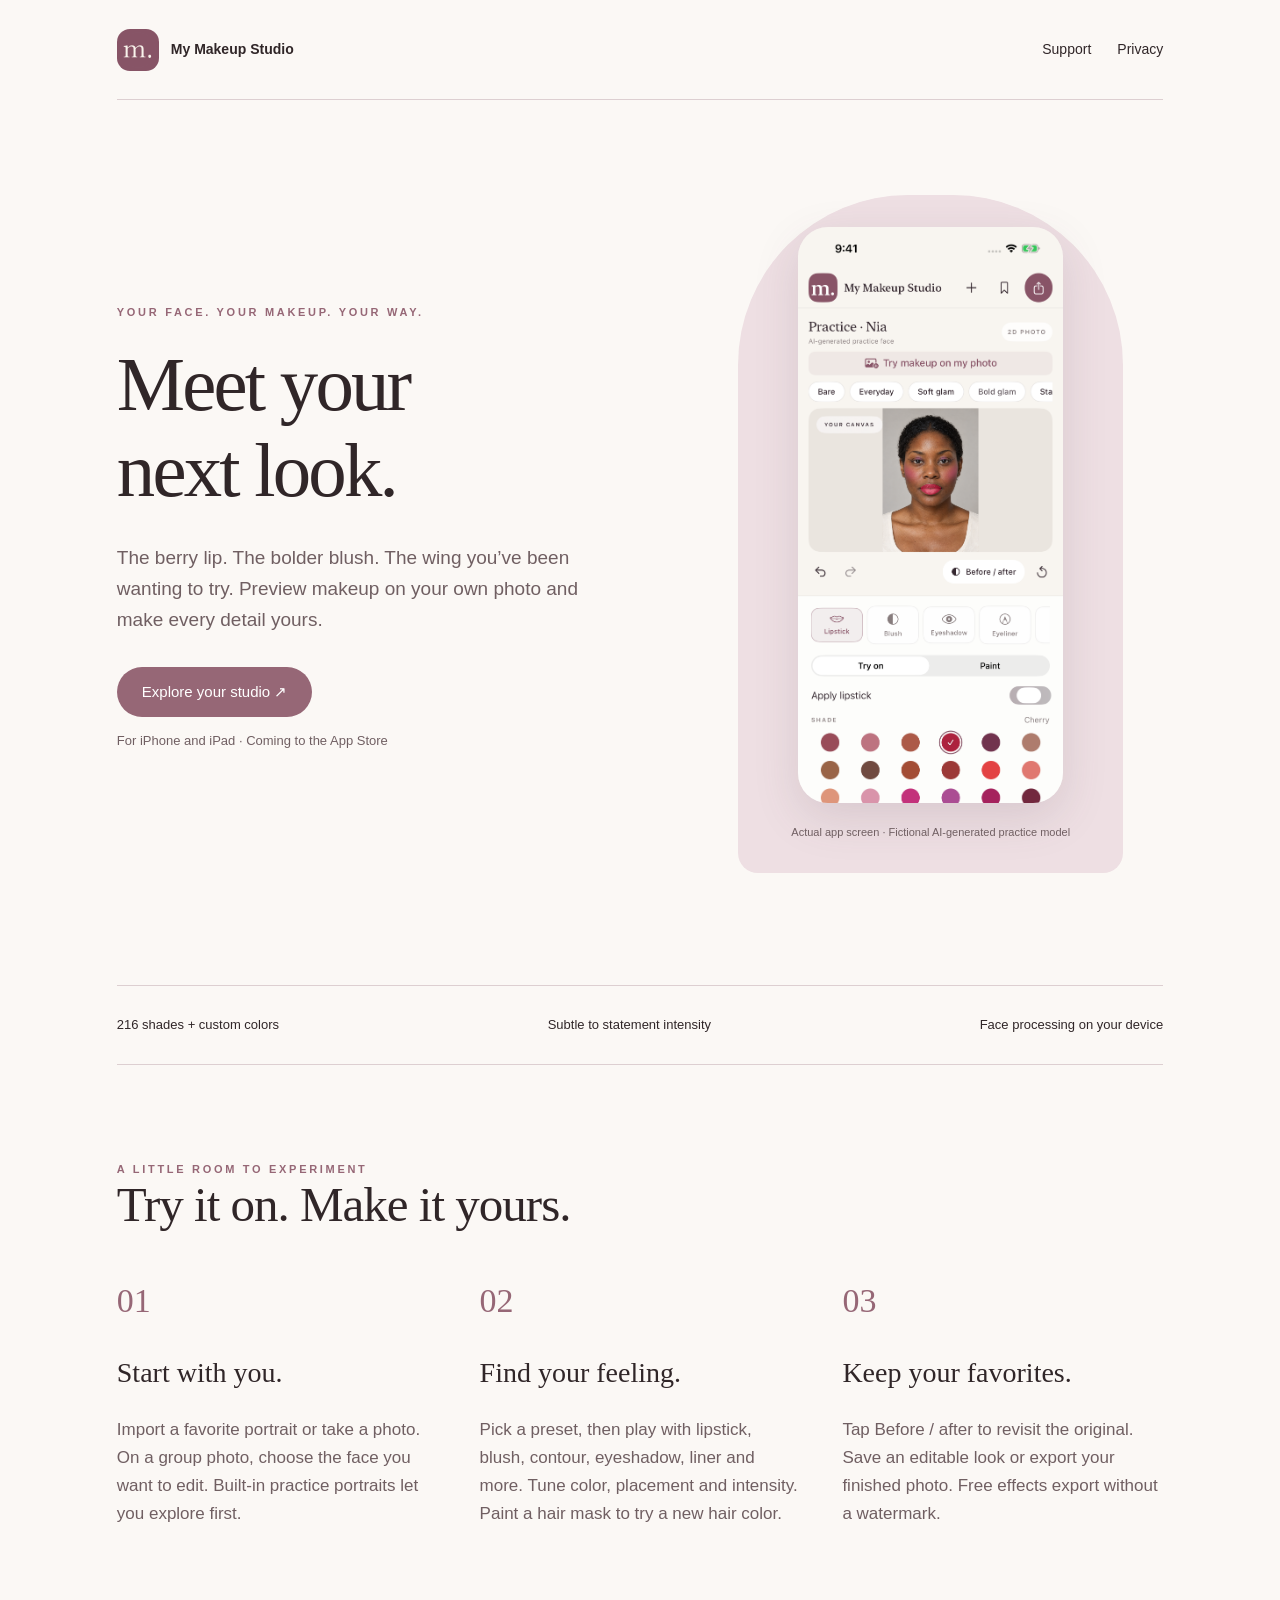
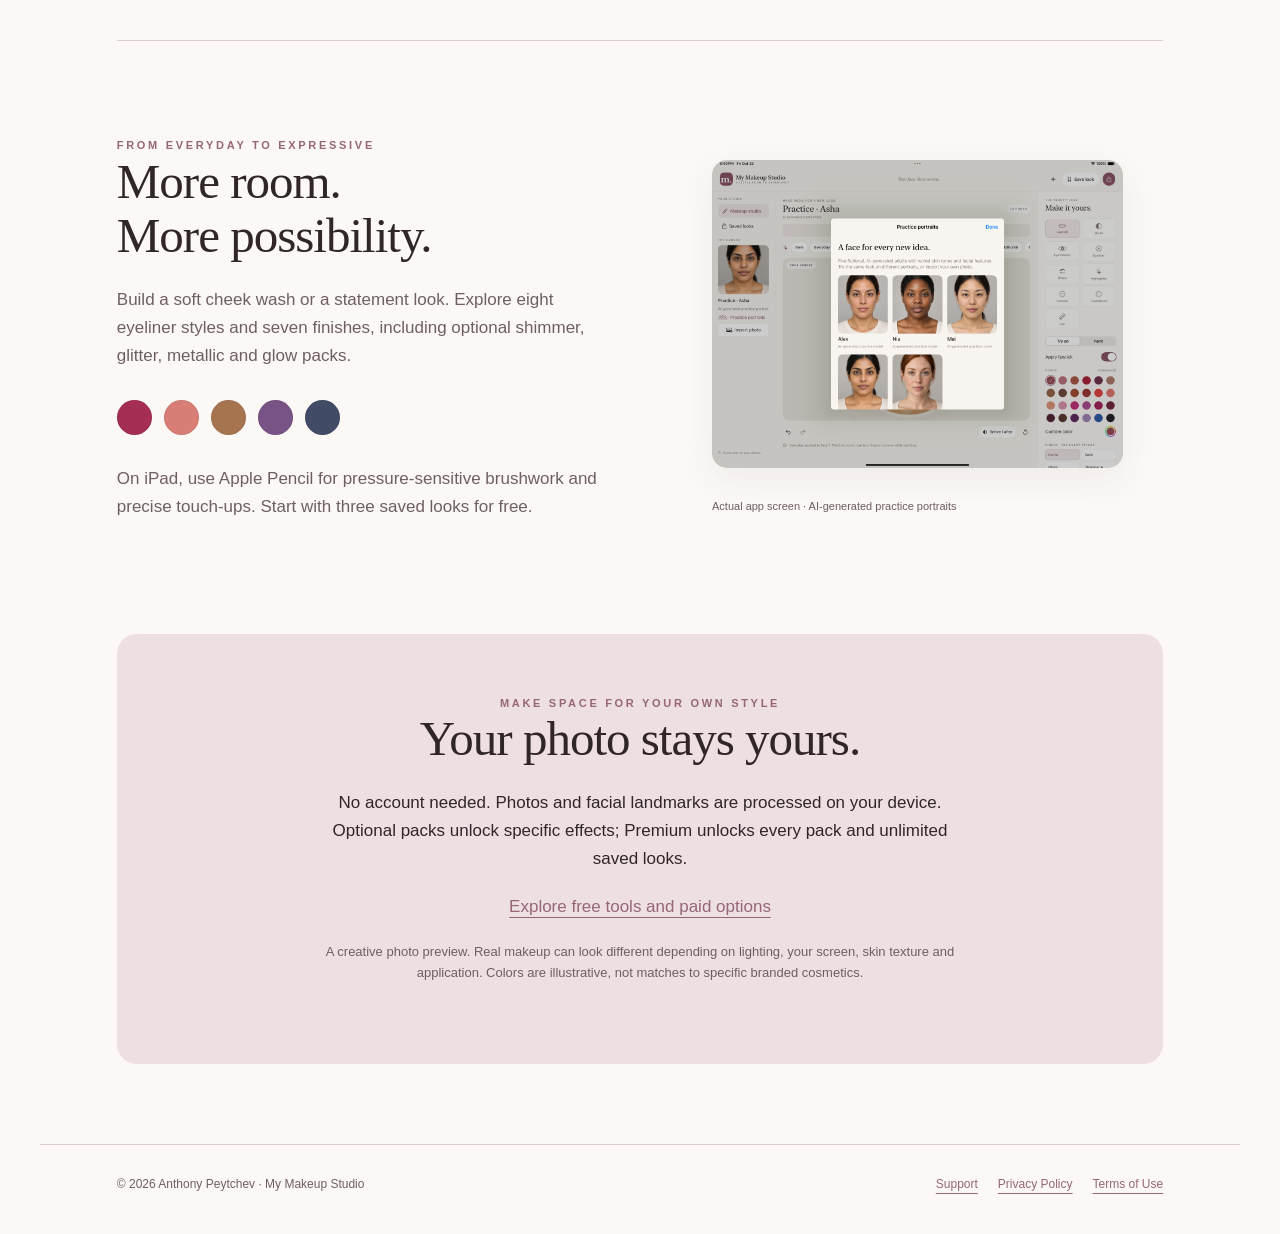
<file: index.html>
<!doctype html><html lang="en"><head><meta charset="utf-8"><meta name="viewport" content="width=device-width,initial-scale=1"><title>My Makeup Studio — Try makeup on your own photo</title><meta name="description" content="Preview your next makeup look on your own photo. Explore lipstick, blush, liner, hair colors and more on iPhone and iPad, with Apple Pencil brushwork."><meta name="theme-color" content="#966776"><link rel="icon" href="assets/icon.png"><link rel="stylesheet" href="style.css"></head><body><header><nav aria-label="Main navigation"><a class="brand" href="index.html"><img src="assets/icon.png" alt="">My Makeup Studio</a><a href="support.html">Support</a><a href="privacy.html">Privacy</a></nav></header><main><section class="hero"><div><div class="kicker">Your face. Your makeup. Your way.</div><h1>Meet your<br>next look.</h1><p class="lead">The berry lip. The bolder blush. The wing you’ve been wanting to try. Preview makeup on your own photo and make every detail yours.</p><a class="button" href="#how-it-works">Explore your studio ↗</a><p class="small">For iPhone and iPad · Coming to the App Store</p></div><figure class="hero-visual"><img class="phone" src="assets/studio-iphone.png" alt="My Makeup Studio on iPhone showing a bold makeup look and lipstick color controls"><figcaption class="caption">Actual app screen · Fictional AI-generated practice model</figcaption></figure></section><div class="promise"><span>216 shades + custom colors</span><span>Subtle to statement intensity</span><span>Face processing on your device</span></div><section class="section" id="how-it-works"><div class="kicker">A little room to experiment</div><h2>Try it on. Make it yours.</h2><div class="steps"><article><span class="number">01</span><h3>Start with you.</h3><p>Import a favorite portrait or take a photo. On a group photo, choose the face you want to edit. Built-in practice portraits let you explore first.</p></article><article><span class="number">02</span><h3>Find your feeling.</h3><p>Pick a preset, then play with lipstick, blush, contour, eyeshadow, liner and more. Tune color, placement and intensity. Paint a hair mask to try a new hair color.</p></article><article><span class="number">03</span><h3>Keep your favorites.</h3><p>Tap Before / after to revisit the original. Save an editable look or export your finished photo. Free effects export without a watermark.</p></article></div></section><section class="section split"><div><div class="kicker">From everyday to expressive</div><h2>More room.<br>More possibility.</h2><p>Build a soft cheek wash or a statement look. Explore eight eyeliner styles and seven finishes, including optional shimmer, glitter, metallic and glow packs.</p><div class="palette" aria-hidden="true"><span class="swatch" style="background:#a52e55"></span><span class="swatch" style="background:#d87e76"></span><span class="swatch" style="background:#a77450"></span><span class="swatch" style="background:#785385"></span><span class="swatch" style="background:#414b66"></span></div><p>On iPad, use Apple Pencil for pressure-sensitive brushwork and precise touch-ups. Start with three saved looks for free.</p></div><figure><img class="ipad" src="assets/practice-ipad.png" alt="iPad practice portrait library with five fictional adults and different skin tones"><figcaption class="caption">Actual app screen · AI-generated practice portraits</figcaption></figure></section><section class="closing"><div class="kicker">Make space for your own style</div><h2>Your photo stays yours.</h2><p>No account needed. Photos and facial landmarks are processed on your device. Optional packs unlock specific effects; Premium unlocks every pack and unlimited saved looks.</p><a href="support.html#purchases">Explore free tools and paid options</a><p class="small">A creative photo preview. Real makeup can look different depending on lighting, your screen, skin texture and application. Colors are illustrative, not matches to specific branded cosmetics.</p></section></main><footer><span>© 2026 Anthony Peytchev · My Makeup Studio</span><a href="support.html">Support</a><a href="privacy.html">Privacy Policy</a><a href="https://www.apple.com/legal/internet-services/itunes/dev/stdeula/">Terms of Use</a></footer></body></html>
</file>
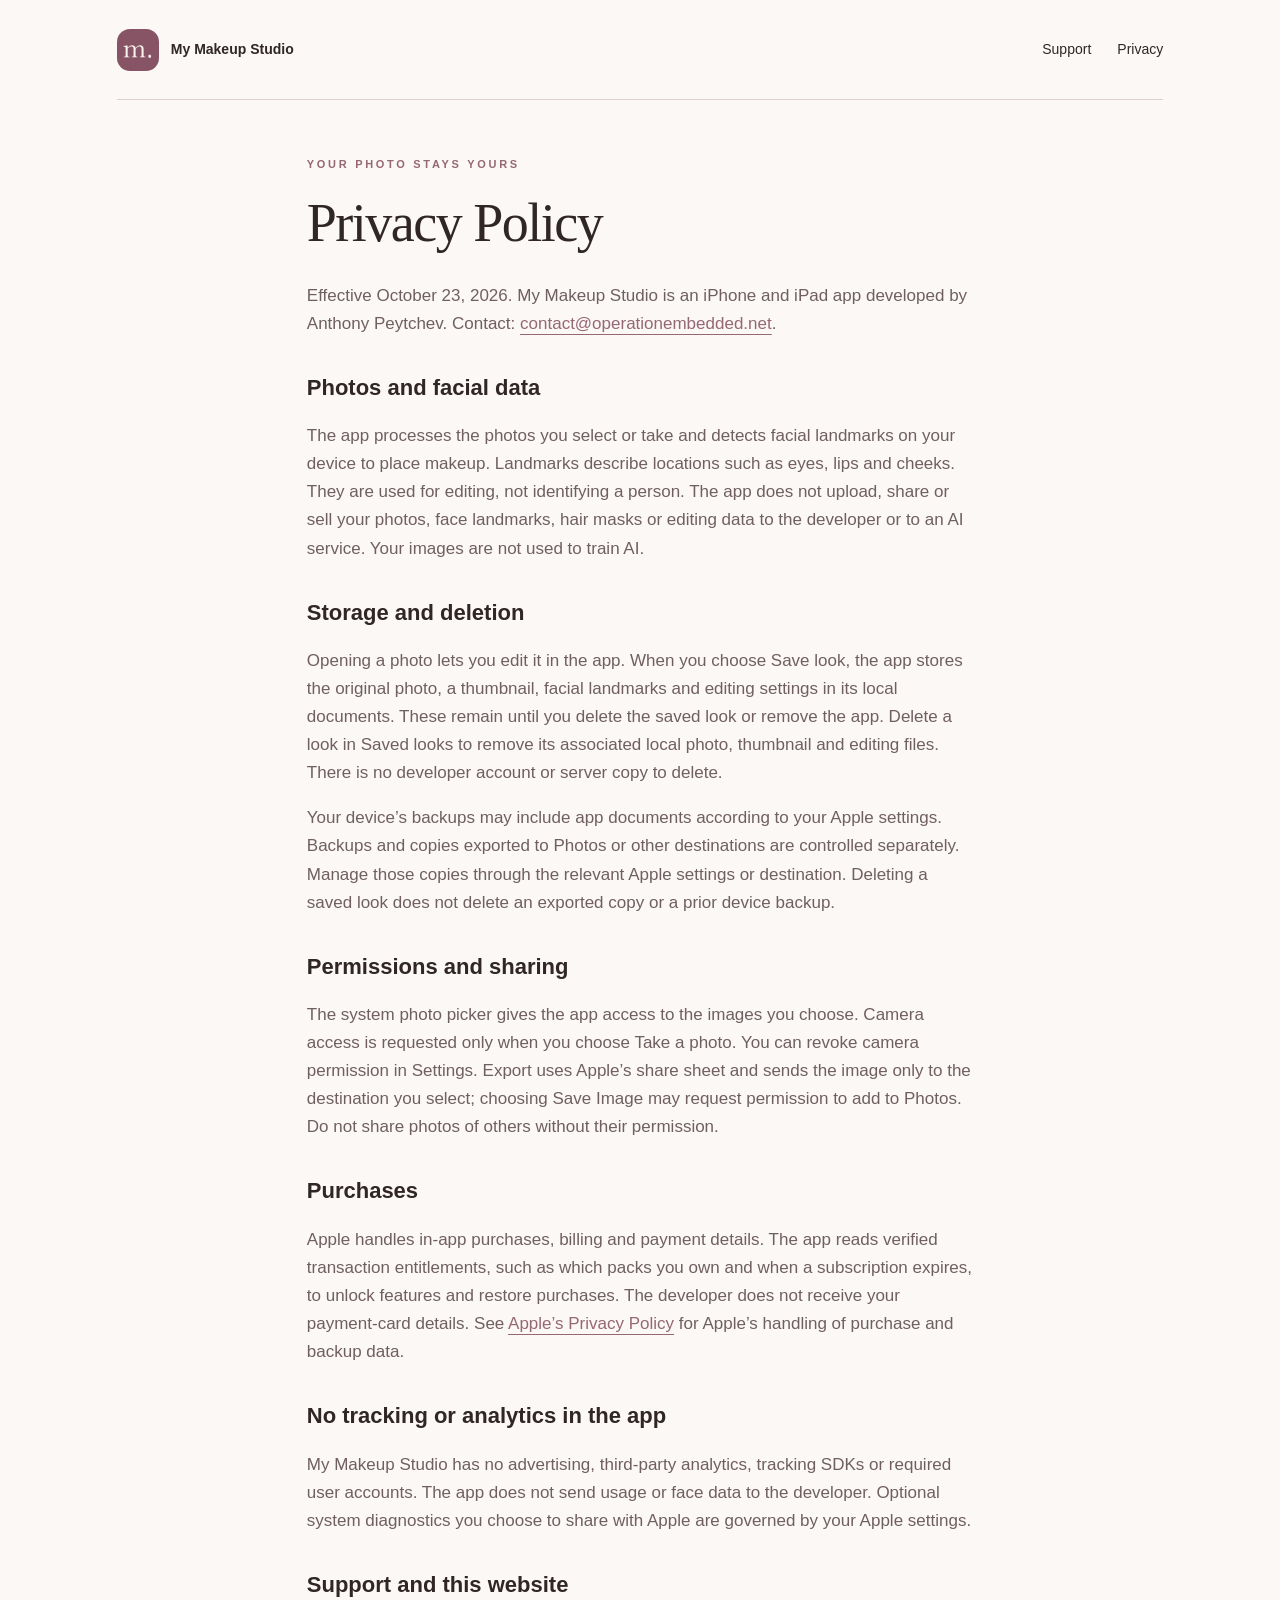
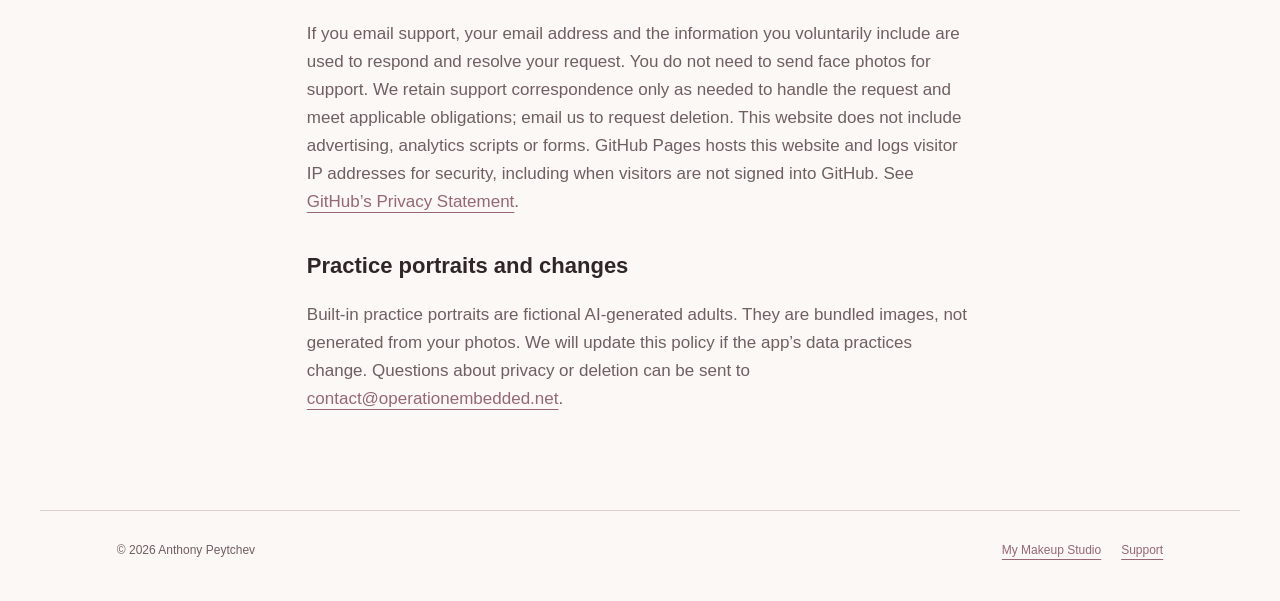
<file: privacy.html>
<!doctype html><html lang="en"><head><meta charset="utf-8"><meta name="viewport" content="width=device-width,initial-scale=1"><title>Privacy Policy — My Makeup Studio</title><link rel="stylesheet" href="style.css"></head><body><header><nav aria-label="Main navigation"><a class="brand" href="index.html"><img src="assets/icon.png" alt="">My Makeup Studio</a><a href="support.html">Support</a><a href="privacy.html" aria-current="page">Privacy</a></nav></header><main class="legal"><div class="kicker">Your photo stays yours</div><h1>Privacy Policy</h1><p>Effective October 23, 2026. My Makeup Studio is an iPhone and iPad app developed by Anthony Peytchev. Contact: <a href="mailto:contact@operationembedded.net">contact@operationembedded.net</a>.</p><h2>Photos and facial data</h2><p>The app processes the photos you select or take and detects facial landmarks on your device to place makeup. Landmarks describe locations such as eyes, lips and cheeks. They are used for editing, not identifying a person. The app does not upload, share or sell your photos, face landmarks, hair masks or editing data to the developer or to an AI service. Your images are not used to train AI.</p><h2>Storage and deletion</h2><p>Opening a photo lets you edit it in the app. When you choose Save look, the app stores the original photo, a thumbnail, facial landmarks and editing settings in its local documents. These remain until you delete the saved look or remove the app. Delete a look in Saved looks to remove its associated local photo, thumbnail and editing files. There is no developer account or server copy to delete.</p><p>Your device’s backups may include app documents according to your Apple settings. Backups and copies exported to Photos or other destinations are controlled separately. Manage those copies through the relevant Apple settings or destination. Deleting a saved look does not delete an exported copy or a prior device backup.</p><h2>Permissions and sharing</h2><p>The system photo picker gives the app access to the images you choose. Camera access is requested only when you choose Take a photo. You can revoke camera permission in Settings. Export uses Apple’s share sheet and sends the image only to the destination you select; choosing Save Image may request permission to add to Photos. Do not share photos of others without their permission.</p><h2>Purchases</h2><p>Apple handles in-app purchases, billing and payment details. The app reads verified transaction entitlements, such as which packs you own and when a subscription expires, to unlock features and restore purchases. The developer does not receive your payment-card details. See <a href="https://www.apple.com/legal/privacy/">Apple’s Privacy Policy</a> for Apple’s handling of purchase and backup data.</p><h2>No tracking or analytics in the app</h2><p>My Makeup Studio has no advertising, third-party analytics, tracking SDKs or required user accounts. The app does not send usage or face data to the developer. Optional system diagnostics you choose to share with Apple are governed by your Apple settings.</p><h2>Support and this website</h2><p>If you email support, your email address and the information you voluntarily include are used to respond and resolve your request. You do not need to send face photos for support. We retain support correspondence only as needed to handle the request and meet applicable obligations; email us to request deletion. This website does not include advertising, analytics scripts or forms. GitHub Pages hosts this website and logs visitor IP addresses for security, including when visitors are not signed into GitHub. See <a href="https://docs.github.com/en/site-policy/privacy-policies/github-general-privacy-statement">GitHub’s Privacy Statement</a>.</p><h2>Practice portraits and changes</h2><p>Built-in practice portraits are fictional AI-generated adults. They are bundled images, not generated from your photos. We will update this policy if the app’s data practices change. Questions about privacy or deletion can be sent to <a href="mailto:contact@operationembedded.net">contact@operationembedded.net</a>.</p></main><footer><span>© 2026 Anthony Peytchev</span><a href="index.html">My Makeup Studio</a><a href="support.html">Support</a></footer></body></html>
</file>
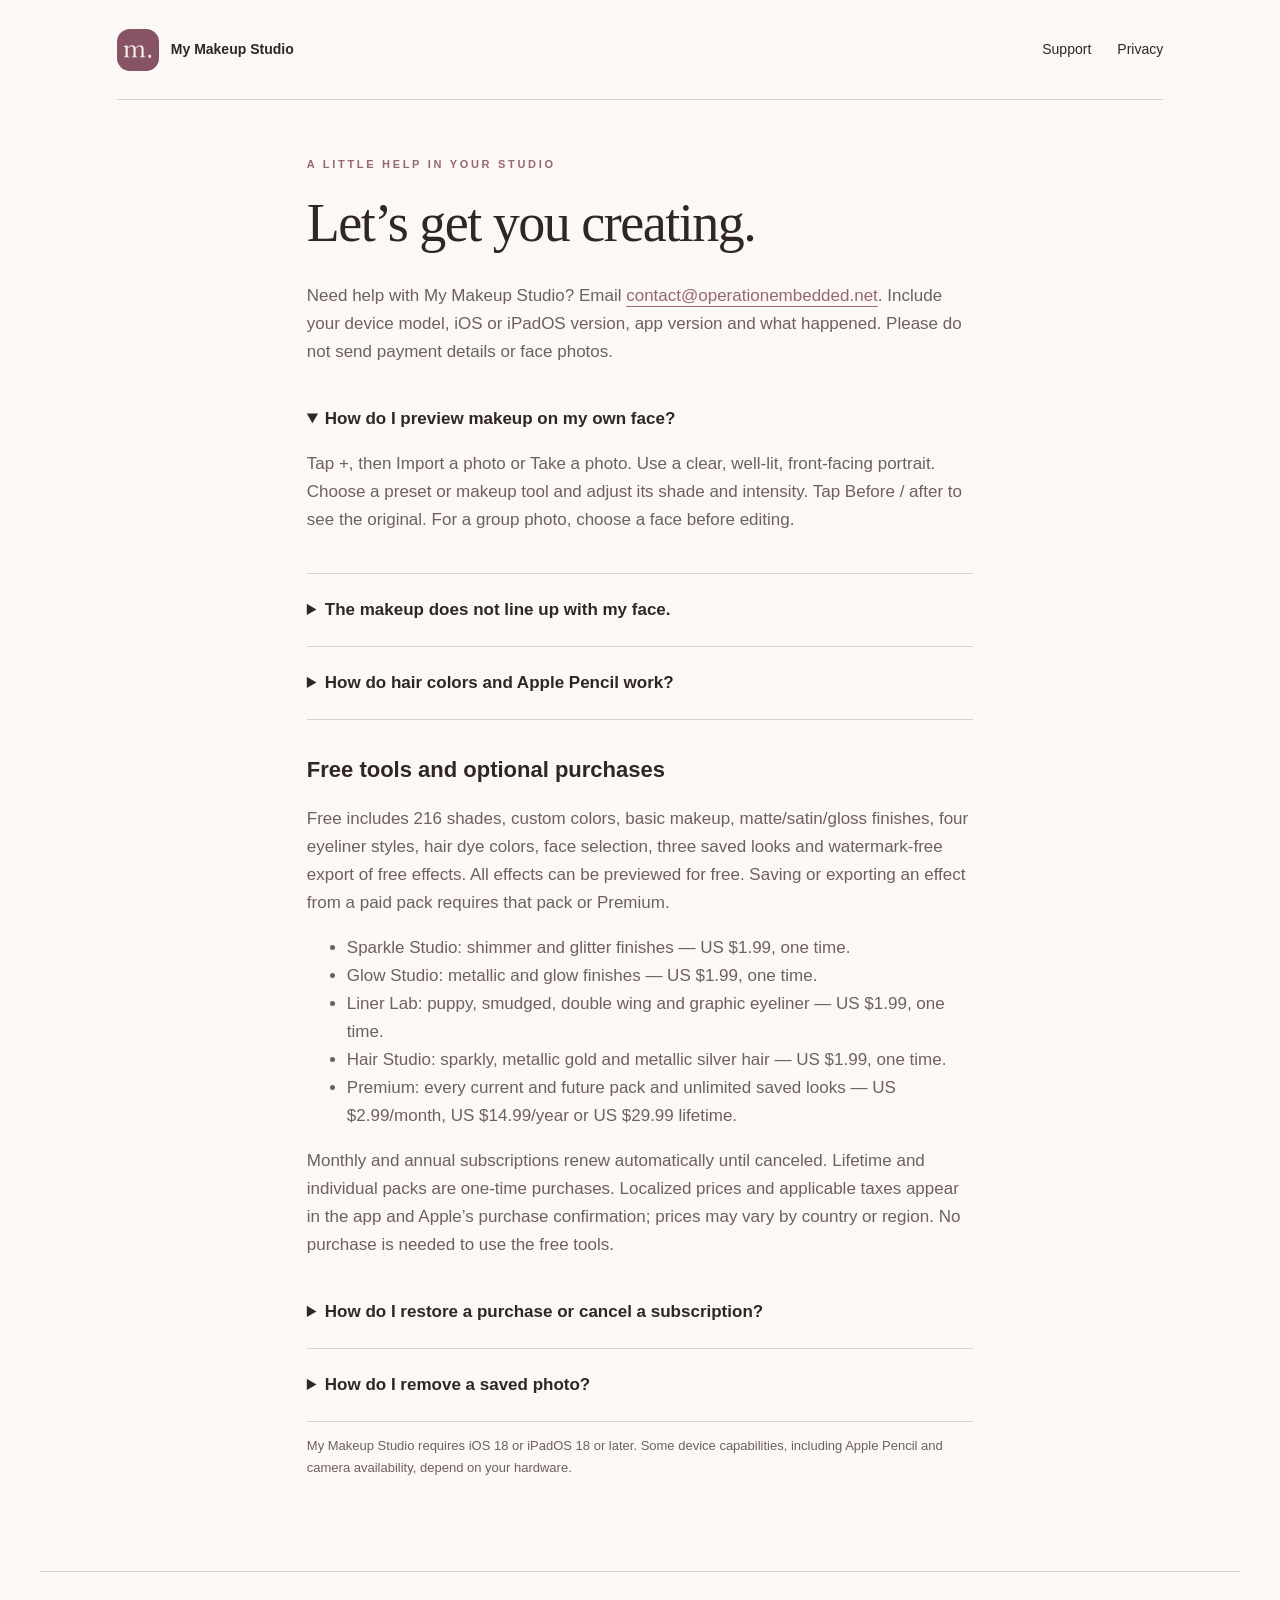
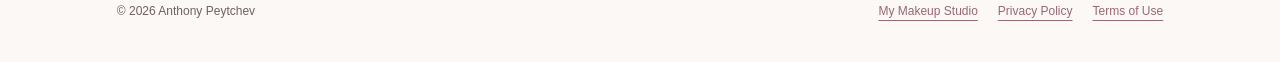
<file: support.html>
<!doctype html><html lang="en"><head><meta charset="utf-8"><meta name="viewport" content="width=device-width,initial-scale=1"><title>Support — My Makeup Studio</title><link rel="stylesheet" href="style.css"></head><body><header><nav aria-label="Main navigation"><a class="brand" href="index.html"><img src="assets/icon.png" alt="">My Makeup Studio</a><a href="support.html" aria-current="page">Support</a><a href="privacy.html">Privacy</a></nav></header><main class="legal"><div class="kicker">A little help in your studio</div><h1>Let’s get you creating.</h1><p>Need help with My Makeup Studio? Email <a href="mailto:contact@operationembedded.net">contact@operationembedded.net</a>. Include your device model, iOS or iPadOS version, app version and what happened. Please do not send payment details or face photos.</p><details open><summary>How do I preview makeup on my own face?</summary><p>Tap +, then Import a photo or Take a photo. Use a clear, well-lit, front-facing portrait. Choose a preset or makeup tool and adjust its shade and intensity. Tap Before / after to see the original. For a group photo, choose a face before editing.</p></details><details><summary>The makeup does not line up with my face.</summary><p>Try a photo with the full face visible, even lighting and less head tilt. Sunglasses, hair covering the eyes and very small faces can make detection harder. You can also zoom in and paint by hand. A photo preview is illustrative and is not a guarantee of how a physical cosmetic will look.</p></details><details><summary>How do hair colors and Apple Pencil work?</summary><p>Choose Hair and paint over the hair to make a reusable mask. Change the shade without repainting, or erase parts of the mask. Hair is not automatically segmented. On a compatible iPad, use Apple Pencil for brushwork; Pencil-only mode helps avoid finger marks. Foundation remains a sheer complexion tint.</p></details><section id="purchases"><h2>Free tools and optional purchases</h2><p>Free includes 216 shades, custom colors, basic makeup, matte/satin/gloss finishes, four eyeliner styles, hair dye colors, face selection, three saved looks and watermark-free export of free effects. All effects can be previewed for free. Saving or exporting an effect from a paid pack requires that pack or Premium.</p><ul><li>Sparkle Studio: shimmer and glitter finishes — US $1.99, one time.</li><li>Glow Studio: metallic and glow finishes — US $1.99, one time.</li><li>Liner Lab: puppy, smudged, double wing and graphic eyeliner — US $1.99, one time.</li><li>Hair Studio: sparkly, metallic gold and metallic silver hair — US $1.99, one time.</li><li>Premium: every current and future pack and unlimited saved looks — US $2.99/month, US $14.99/year or US $29.99 lifetime.</li></ul><p>Monthly and annual subscriptions renew automatically until canceled. Lifetime and individual packs are one-time purchases. Localized prices and applicable taxes appear in the app and Apple’s purchase confirmation; prices may vary by country or region. No purchase is needed to use the free tools.</p></section><details><summary>How do I restore a purchase or cancel a subscription?</summary><p>Open + → Packs &amp; Premium → Restore Purchases using the Apple Account that made the purchase. To cancel a subscription, use <a href="https://apps.apple.com/account/subscriptions">Apple’s subscription settings</a>. Canceling prevents the next renewal; access continues through the paid period. Lifetime and packs do not renew. For billing or refund requests, visit <a href="https://reportaproblem.apple.com/">Apple’s Report a Problem</a>.</p></details><details><summary>How do I remove a saved photo?</summary><p>Open Saved looks and delete the look. This removes its photo, thumbnail, face landmarks and edits from the app. Exported copies and backups are separate; manage them in the relevant destination or Apple settings. See the <a href="privacy.html">Privacy Policy</a>.</p></details><p class="small">My Makeup Studio requires iOS 18 or iPadOS 18 or later. Some device capabilities, including Apple Pencil and camera availability, depend on your hardware.</p></main><footer><span>© 2026 Anthony Peytchev</span><a href="index.html">My Makeup Studio</a><a href="privacy.html">Privacy Policy</a><a href="https://www.apple.com/legal/internet-services/itunes/dev/stdeula/">Terms of Use</a></footer></body></html>
</file>
<file: style.css>
:root{--paper:#fbf8f5;--ink:#302628;--muted:#705f62;--rose:#966776;--line:#ddcfd1;--wash:#eedfe3}*{box-sizing:border-box}html{scroll-behavior:smooth}body{margin:0;background:var(--paper);color:var(--ink);font:17px/1.65 -apple-system,BlinkMacSystemFont,"Segoe UI",sans-serif}a{color:var(--rose);text-underline-offset:5px}a:focus-visible,button:focus-visible{outline:3px solid var(--rose);outline-offset:6px}header,main,footer{max-width:1200px;margin:auto;padding:0 6%}nav{display:flex;align-items:center;gap:26px;min-height:100px;border-bottom:1px solid var(--line)}nav a{text-decoration:none;font-size:14px;color:var(--ink)}.brand{display:flex;align-items:center;gap:12px;margin-right:auto;font-weight:600}.brand img{width:42px;border-radius:13px}.hero{display:grid;grid-template-columns:1.1fr 1fr;gap:70px;align-items:center;padding:78px 0 95px}.kicker{text-transform:uppercase;letter-spacing:2.7px;font-size:11px;font-weight:600;color:var(--rose)}h1,h2,h3{font-family:Georgia,"Times New Roman",serif;font-weight:400;line-height:1.12}h1{font-size:clamp(46px,6vw,78px);letter-spacing:-2.8px;margin:20px 0 28px}h2{font-size:clamp(33px,4vw,49px);letter-spacing:-1px;margin:0 0 22px}h3{font-size:28px}.lead{color:var(--muted);font-size:19px;max-width:510px}.button{display:inline-block;background:var(--rose);color:white;border-radius:40px;padding:13px 25px;text-decoration:none;font-size:15px;margin-top:12px}.small{font-size:13px;color:var(--muted)}.hero-visual{background:var(--wash);border-radius:170px 170px 20px 20px;padding:32px;position:relative;text-align:center}.phone{width:100%;max-width:265px;border-radius:30px;display:block;margin:auto;box-shadow:0 15px 45px #60485426}.caption{font-size:11px;color:var(--muted);margin:20px 0 0}.promise{padding:28px 0;border-block:1px solid var(--line);display:flex;justify-content:space-between;gap:18px;font-size:13px}.section{padding:95px 0}.steps{display:grid;grid-template-columns:repeat(3,1fr);gap:42px;margin-top:40px}.steps .number{font-family:Georgia,serif;font-size:34px;color:var(--rose)}.steps p,.split p{color:var(--muted)}.split{display:grid;grid-template-columns:1fr 1fr;gap:64px;align-items:center;border-top:1px solid var(--line)}.ipad{width:100%;border-radius:15px;box-shadow:0 12px 35px #60485412}.palette{display:flex;gap:12px;margin:30px 0}.swatch{width:35px;height:35px;border-radius:50%;border:1px solid #0001}.closing{text-align:center;background:var(--wash);padding:60px 25px;border-radius:20px;margin-bottom:80px}.closing p{max-width:650px;margin:20px auto}.legal{max-width:820px;padding-top:55px;padding-bottom:80px}.legal h1{font-size:54px;letter-spacing:-1.5px}.legal h2{font-family:inherit;font-size:22px;font-weight:600;letter-spacing:0;margin-top:38px}.legal p,.legal li{color:var(--muted)}details{padding:22px 0;border-bottom:1px solid var(--line)}summary{cursor:pointer;font-weight:600}footer{border-top:1px solid var(--line);padding-top:30px;padding-bottom:40px;display:flex;flex-wrap:wrap;gap:20px;font-size:12px;color:var(--muted)}footer span{margin-right:auto}@media(max-width:760px){nav{gap:17px;min-height:85px}.brand{font-size:14px}.brand img{width:35px}.hero{grid-template-columns:1fr;gap:35px;padding:48px 0}.hero-visual{max-width:430px;width:100%;margin:auto}.phone{max-width:240px}.promise{flex-wrap:wrap}.steps,.split{grid-template-columns:1fr;gap:26px}.section{padding:60px 0}.legal h1{font-size:42px}.lead{font-size:18px}h1{letter-spacing:-1.8px}nav a{font-size:12px}footer{padding-inline:6%}}@media(prefers-reduced-motion:reduce){html{scroll-behavior:auto}}
</file>
